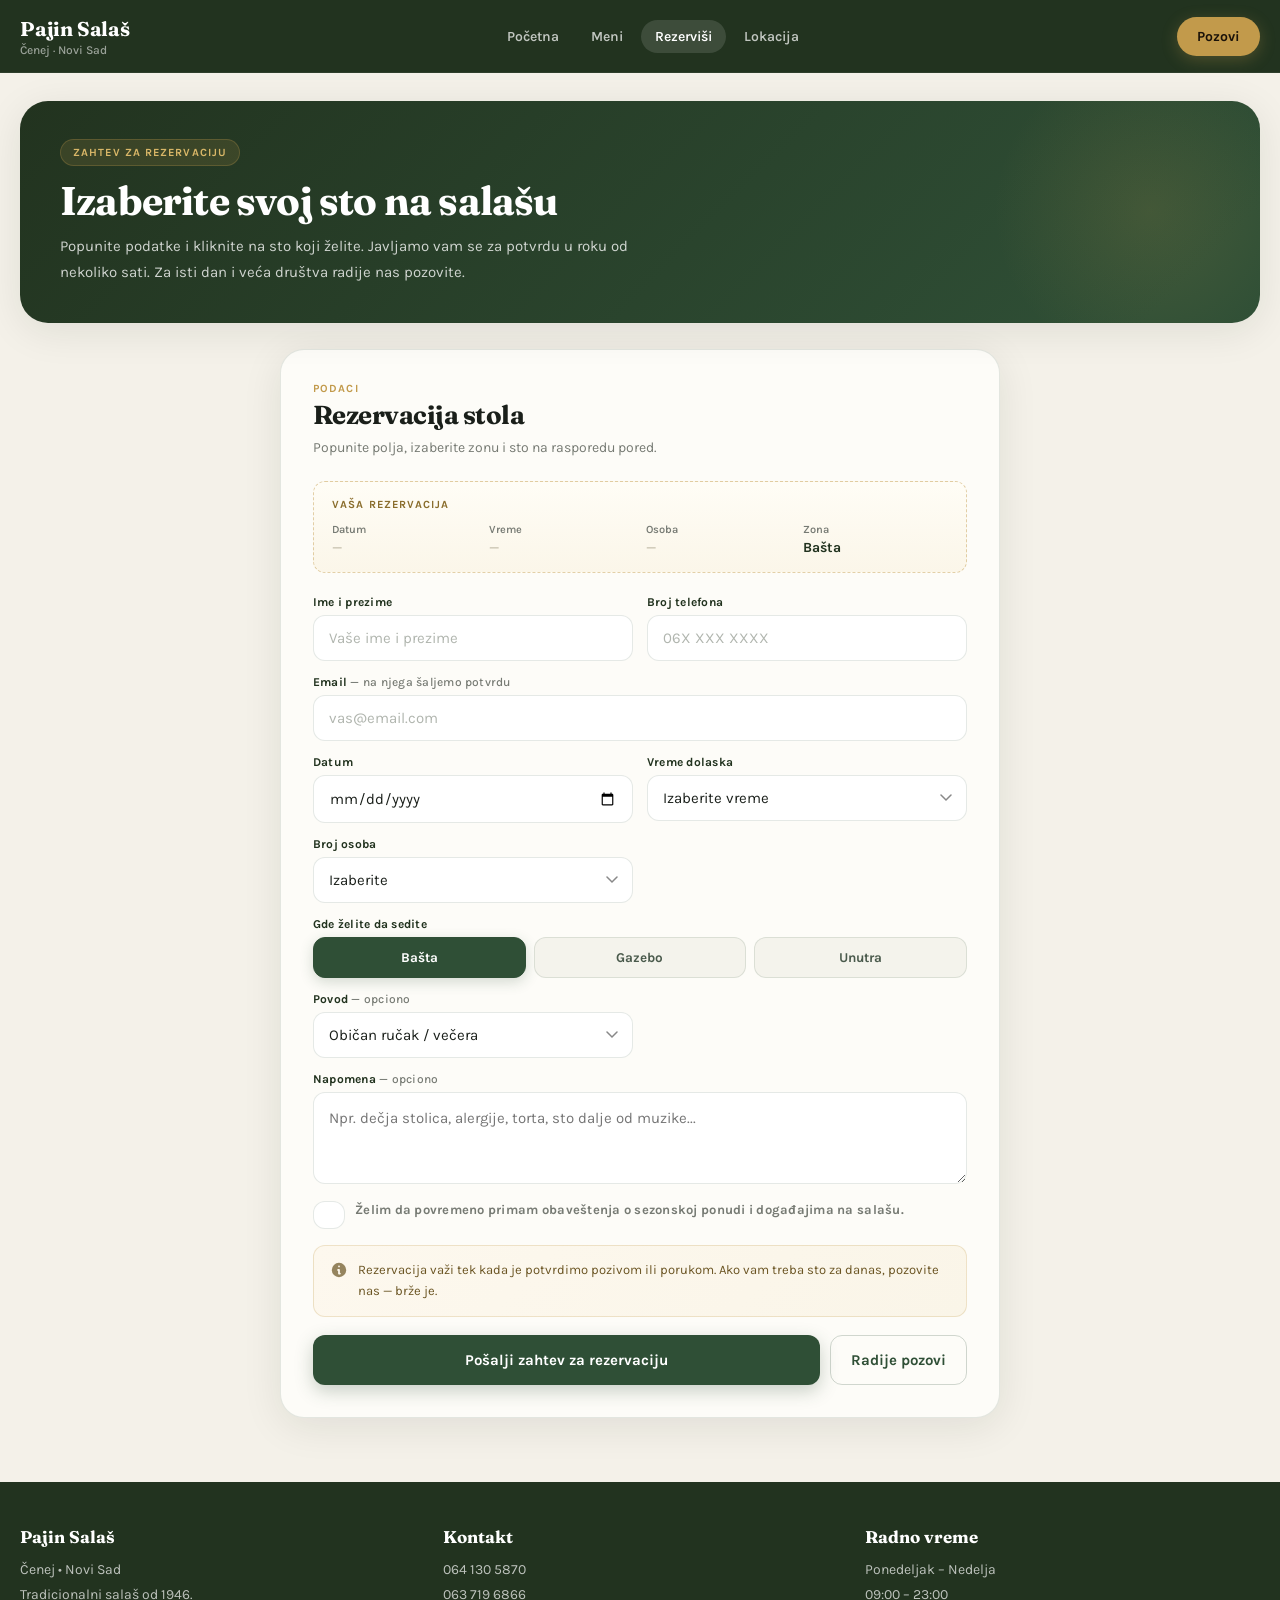
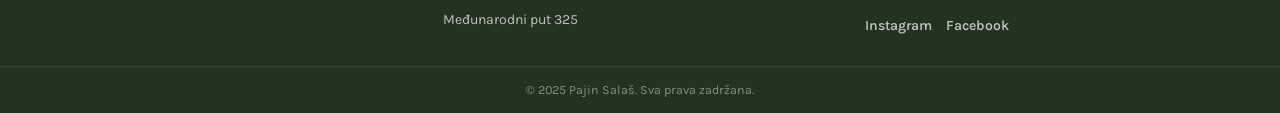
<file: rezervacije.html>
<!DOCTYPE html>
<html lang="sr">
<head>
  <meta charset="UTF-8" />
  <meta name="viewport" content="width=device-width, initial-scale=1.0" />
  <title>Rezervacija stola | Pajin Salaš — Čenej, Novi Sad</title>
  <meta name="description" content="Rezervišite sto na Pajinom Salašu na Čeneju kod Novog Sada. Izaberite zonu i konkretan sto na vizuelnom rasporedu ili pozovite 064 130 5870.">
  <link rel="icon" href="logo.jpg">
  <link rel="preconnect" href="https://fonts.googleapis.com">
  <link rel="preconnect" href="https://fonts.gstatic.com" crossorigin>
  <link href="https://fonts.googleapis.com/css2?family=Fraunces:opsz,wght@9..144,600;9..144,700&family=Karla:wght@400;500;600;700&display=swap" rel="stylesheet">

  <style>
    /* ============================================================
       PAJIN SALAŠ — REZERVACIJA
       Paleta: njiva, žito, hartija. Ista kao ostatak sajta.
       ============================================================ */
    :root{
      --field-dark:#22331f;      /* tamna njiva */
      --field:#2f4f36;           /* zelena */
      --field-light:#3d6446;
      --wheat:#c29a4b;           /* žito / zlatna */
      --wheat-light:#d9b768;
      --paprika:#b3341f;         /* akcent za akciju */
      --paper:#f4f1e9;
      --panel:#fdfcf8;
      --ink:#1a1f1a;
      --muted:#767a73;
      --line:rgba(47,79,54,.12);
      --shadow:0 8px 40px rgba(21,31,24,.09);
      --shadow-lift:0 14px 44px rgba(21,31,24,.16);
      --r-xl:24px; --r-lg:18px; --r-md:12px;
      --container:1320px;
    }

    *{box-sizing:border-box;margin:0;padding:0}
    html{scroll-behavior:smooth}
    body{
      font-family:'Karla', ui-sans-serif, system-ui, sans-serif;
      background:var(--paper);
      color:var(--ink);
      min-height:100vh;
      padding-bottom:0;
    }
    button,input,select,textarea{font:inherit}
    a{text-decoration:none;color:inherit}

    .container{width:min(var(--container), calc(100% - 40px));margin:0 auto;}

    a:focus-visible, button:focus-visible, input:focus-visible,
    select:focus-visible, textarea:focus-visible{
      outline:3px solid var(--wheat);
      outline-offset:2px;
      border-radius:8px;
    }

    /* ---------- Header ---------- */
    .topbar{
      position:sticky;top:0;z-index:50;
      background:var(--field-dark);
      border-bottom:1px solid rgba(255,255,255,.06);
    }
    .topbar__inner{min-height:72px;display:flex;align-items:center;justify-content:space-between;gap:20px;}
    .brand__title{font-family:'Fraunces',Georgia,serif;color:#fff;font-weight:700;font-size:20px;letter-spacing:-.01em;}
    .brand__subtitle{color:rgba(255,255,255,.55);font-size:12px;font-weight:500;margin-top:2px;}

    .topnav{display:flex;gap:4px;}
    .topnav a{
      color:rgba(255,255,255,.72);font-size:14px;font-weight:600;
      padding:8px 14px;border-radius:999px;transition:.18s ease;
    }
    .topnav a:hover{color:#fff;background:rgba(255,255,255,.07);}
    .topnav a[aria-current="page"]{color:#fff;background:rgba(255,255,255,.12);}

    .btn{
      display:inline-flex;align-items:center;justify-content:center;gap:8px;
      border:none;cursor:pointer;border-radius:999px;
      padding:11px 20px;font-size:14px;font-weight:700;transition:.18s ease;
    }
    .btn--gold{background:var(--wheat);color:#1a1209;box-shadow:0 4px 16px rgba(194,154,75,.28);}
    .btn--gold:hover{filter:brightness(1.06);transform:translateY(-1px);}

    /* ---------- Hero ---------- */
    .hero{padding:28px 0 18px;}
    .hero__card{
      position:relative;overflow:hidden;border-radius:28px;padding:38px 40px;
      background:linear-gradient(135deg,var(--field-dark),var(--field) 92%);
      color:#fff;box-shadow:var(--shadow);
    }
    .hero__card::after{
      content:"";position:absolute;right:-60px;top:-60px;width:340px;height:340px;
      border-radius:50%;background:radial-gradient(circle,rgba(194,154,75,.14),transparent 65%);
      pointer-events:none;
    }
    .eyebrow{
      display:inline-flex;align-items:center;gap:6px;padding:6px 12px;
      border-radius:999px;background:rgba(194,154,75,.15);border:1px solid rgba(194,154,75,.25);
      font-size:11px;font-weight:700;text-transform:uppercase;letter-spacing:.1em;
      color:var(--wheat-light);margin-bottom:14px;
    }
    .hero h1{
      font-family:'Fraunces',Georgia,serif;font-size:clamp(28px,4.4vw,40px);
      line-height:1.06;letter-spacing:-.02em;margin-bottom:12px;
    }
    .hero p{font-size:15px;line-height:1.7;color:rgba(255,255,255,.78);max-width:600px;}

    /* ---------- Layout ---------- */
    .main{padding:8px 0 64px;}
    .booking-layout{max-width:720px;margin:0 auto;}

    .card{
      background:var(--panel);border:1px solid var(--line);
      border-radius:var(--r-xl);box-shadow:var(--shadow);padding:32px;
    }

    .kicker{
      font-size:11px;font-weight:700;letter-spacing:.1em;text-transform:uppercase;
      color:var(--wheat);margin-bottom:6px;display:block;
    }
    .card h2, .card h3{
      font-family:'Fraunces',Georgia,serif;letter-spacing:-.02em;color:var(--ink);
    }
    .card h2{font-size:26px;line-height:1.1;margin-bottom:6px;}
    .card h3{font-size:22px;margin-bottom:6px;}
    .lede{color:var(--muted);font-size:14px;line-height:1.65;margin-bottom:22px;}

    .divider{height:1px;background:var(--line);margin:20px 0;}

    /* ---------- Rezervacioni listić (signature) ---------- */
    .slip{
      background:linear-gradient(180deg,#fffdf6,#fbf6e9);
      border:1.5px dashed rgba(194,154,75,.45);
      border-radius:var(--r-md);
      padding:16px 18px;margin-bottom:22px;
    }
    .slip__title{
      font-size:11px;font-weight:700;letter-spacing:.1em;text-transform:uppercase;
      color:#8a6d2c;margin-bottom:12px;
    }
    .slip__rows{display:grid;grid-template-columns:repeat(auto-fit,minmax(84px,1fr));gap:12px;}
    .slip__row dt{font-size:11px;color:var(--muted);font-weight:600;margin-bottom:3px;}
    .slip__row dd{font-size:14px;font-weight:700;color:var(--field-dark);}
    .slip__row dd.is-empty{color:#c3bda9;font-weight:500;}

    /* ---------- Forma ---------- */
    .form-grid{display:grid;grid-template-columns:1fr 1fr;gap:14px;}
    .field{display:flex;flex-direction:column;gap:6px;}
    .field--full{grid-column:1 / -1;}

    label{font-size:12px;font-weight:700;color:var(--field-dark);letter-spacing:.02em;}
    .label-hint{font-weight:500;color:var(--muted);}

    input, select, textarea{
      width:100%;border:1.5px solid var(--line);background:#fff;
      color:var(--ink);border-radius:var(--r-md);padding:13px 15px;
      outline:none;font-size:15px;transition:.18s ease;
      appearance:none;-webkit-appearance:none;
    }
    input::placeholder{color:#b0b5ae;}
    input:focus,select:focus,textarea:focus{
      border-color:var(--wheat);box-shadow:0 0 0 3px rgba(194,154,75,.16);background:#fffdf7;
    }
    input:hover:not(:focus),select:hover:not(:focus),textarea:hover:not(:focus){border-color:rgba(47,79,54,.24);}
    select{
      background-image:url("data:image/svg+xml,%3Csvg xmlns='http://www.w3.org/2000/svg' width='12' height='8' viewBox='0 0 12 8'%3E%3Cpath d='M1 1l5 5 5-5' stroke='%23888' stroke-width='1.5' fill='none' stroke-linecap='round'/%3E%3C/svg%3E");
      background-repeat:no-repeat;background-position:right 14px center;
      padding-right:36px;cursor:pointer;
    }
    textarea{min-height:92px;resize:vertical;line-height:1.6;}

    .honey{position:absolute;left:-9999px;opacity:0;height:0;width:0;}

    .consent{
      display:flex;gap:10px;align-items:flex-start;margin-top:16px;
      font-size:13px;line-height:1.55;color:var(--muted);cursor:pointer;
    }
    .consent input{width:18px;height:18px;flex-shrink:0;margin-top:1px;accent-color:var(--field);}

    .note{
      display:flex;gap:10px;align-items:flex-start;margin-top:16px;
      border:1px solid rgba(194,154,75,.24);
      background:linear-gradient(135deg,#fdf8ee,#faf5e8);
      color:#6a5422;padding:14px 16px;border-radius:var(--r-md);
      font-size:13px;line-height:1.6;
    }
    .note svg{flex-shrink:0;width:18px;height:18px;margin-top:1px;opacity:.7;}

    .actions{display:flex;gap:10px;flex-wrap:wrap;margin-top:18px;}
    .btn--primary{
      background:var(--field);color:#fff;padding:15px 24px;font-size:15px;
      border-radius:var(--r-md);box-shadow:0 6px 18px rgba(47,79,54,.26);flex:1;min-width:180px;
    }
    .btn--primary:hover{background:var(--field-light);transform:translateY(-1px);}
    .btn--outline{
      background:transparent;color:var(--field);
      border:1.5px solid rgba(47,79,54,.22);padding:15px 20px;
      font-size:15px;border-radius:var(--r-md);
    }
    .btn--outline:hover{background:rgba(47,79,54,.05);border-color:var(--field);}

    /* ---------- Mapa stolova ---------- */
    .map-head{margin-bottom:16px;}
    .map-head p{color:var(--muted);font-size:13px;line-height:1.6;}

    .zone-tabs{display:grid;grid-template-columns:repeat(3,1fr);gap:8px;}
    .zone-tab{
      border:1.5px solid var(--line);border-radius:var(--r-md);
      padding:12px 14px;background:#f4f3ec;color:#4a5a4c;
      font-size:13.5px;font-weight:700;cursor:pointer;transition:.18s ease;
      display:flex;flex-direction:column;gap:2px;align-items:center;
    }
    .zone-tab small{font-weight:500;font-size:11px;opacity:.75;}
    .zone-tab:hover:not(.active){background:#ecebe2;}
    .zone-tab.active{
      background:var(--field);color:#fff;border-color:var(--field);
      box-shadow:0 4px 14px rgba(47,79,54,.2);
    }


    /* ---------- Footer ---------- */
    .site-footer{background:var(--field-dark);color:rgba(255,255,255,.7);padding:44px 0 0;}
    .site-footer__inner{display:grid;grid-template-columns:repeat(3,1fr);gap:28px;padding-bottom:32px;}
    .site-footer h4{font-family:'Fraunces',Georgia,serif;color:#fff;font-size:17px;margin-bottom:10px;}
    .site-footer p{font-size:14px;line-height:1.8;}
    .site-footer a:hover{color:var(--wheat-light);}
    .footer-social{display:flex;gap:14px;margin-top:10px;font-weight:600;font-size:14px;}
    .footer-bottom{
      border-top:1px solid rgba(255,255,255,.09);
      padding:16px 0;text-align:center;font-size:12.5px;color:rgba(255,255,255,.45);
    }

    /* ---------- Mobilna traka ---------- */
    .mobile-bar{
      position:fixed;left:0;right:0;bottom:0;z-index:60;display:none;gap:10px;
      padding:10px 14px calc(10px + env(safe-area-inset-bottom));
      background:rgba(244,241,233,.97);backdrop-filter:blur(10px);
      border-top:1px solid var(--line);
    }
    .mobile-bar .btn{flex:1;padding:14px 12px;border-radius:var(--r-md);}

    @media (max-width:760px){
      .topnav{display:none;}
      .site-footer__inner{grid-template-columns:1fr;gap:22px;}
    }
    @media (max-width:600px){
      .container{width:min(var(--container),calc(100% - 24px));}
      .hero__card{padding:26px 20px;}
      .card{padding:22px 18px;}
      .form-grid{grid-template-columns:1fr;}
      .zone-tabs{grid-template-columns:1fr;}
      .mobile-bar{display:flex;}
      body{padding-bottom:82px;}
      .actions .btn--outline{display:none;}
    }
    @media (prefers-reduced-motion:reduce){
      html{scroll-behavior:auto;}
      *{transition:none !important;}
    }
  </style>
</head>
<body>

<header class="topbar">
  <div class="container topbar__inner">
    <div class="brand">
      <div class="brand__title">Pajin Salaš</div>
      <div class="brand__subtitle">Čenej · Novi Sad</div>
    </div>

    <nav class="topnav" aria-label="Glavna navigacija">
      <a href="index.html">Početna</a>
      <a href="meni.html">Meni</a>
      <a href="rezervacije.html" aria-current="page">Rezerviši</a>
      <a href="index.html#lokacija">Lokacija</a>
    </nav>

    <a href="tel:+381641305870" class="btn btn--gold">Pozovi</a>
  </div>
</header>

<section class="hero">
  <div class="container">
    <div class="hero__card">
      <div class="eyebrow">Zahtev za rezervaciju</div>
      <h1>Izaberite svoj sto na salašu</h1>
      <p>Popunite podatke i kliknite na sto koji želite. Javljamo vam se za potvrdu u roku od nekoliko sati. Za isti dan i veća društva radije nas pozovite.</p>
    </div>
  </div>
</section>

<main class="main">
  <div class="container">
    <div class="booking-layout">

      <!-- ============ FORMA ============ -->
      <section class="card">
        <span class="kicker">Podaci</span>
        <h2>Rezervacija stola</h2>
        <p class="lede">Popunite polja, izaberite zonu i sto na rasporedu pored.</p>

        <!-- Signature: rezervacioni listić koji se popunjava uživo -->
        <div class="slip" aria-live="polite">
          <div class="slip__title">Vaša rezervacija</div>
          <dl class="slip__rows">
            <div class="slip__row"><dt>Datum</dt><dd id="slip-datum" class="is-empty">—</dd></div>
            <div class="slip__row"><dt>Vreme</dt><dd id="slip-vreme" class="is-empty">—</dd></div>
            <div class="slip__row"><dt>Osoba</dt><dd id="slip-osoba" class="is-empty">—</dd></div>
            <div class="slip__row"><dt>Zona</dt><dd id="slip-zona">Bašta</dd></div>
          </dl>
        </div>

        <form id="rezervacija-forma" action="https://formsubmit.co/rezervacije.pajinsalas@gmail.com" method="POST">
          <!-- FormSubmit podešavanja -->
          <input type="hidden" name="_captcha" value="false">
          <input type="hidden" name="_template" value="table">
          <input type="hidden" name="_subject" value="Nova rezervacija — Pajin Salaš">
          <!-- Zamka za botove: ljudi ovo polje ne vide -->
          <input type="text" name="_honey" class="honey" tabindex="-1" autocomplete="off" aria-hidden="true">

          <input type="hidden" name="zona" id="zona" value="Bašta">

          <div class="form-grid">
            <div class="field">
              <label for="ime">Ime i prezime</label>
              <input id="ime" type="text" name="ime" placeholder="Vaše ime i prezime" autocomplete="name" required>
            </div>

            <div class="field">
              <label for="telefon">Broj telefona</label>
              <input id="telefon" type="tel" name="telefon" placeholder="06X XXX XXXX" autocomplete="tel"
                     pattern="[0-9 +\-\(\)]{9,20}" title="Unesite broj telefona, npr. 064 123 4567" required>
            </div>

            <div class="field field--full">
              <label for="email">Email <span class="label-hint">— na njega šaljemo potvrdu</span></label>
              <input id="email" type="email" name="email" placeholder="vas@email.com" autocomplete="email" required>
            </div>

            <div class="field">
              <label for="datum">Datum</label>
              <input id="datum" type="date" name="datum" required>
            </div>

            <div class="field">
              <label for="vreme">Vreme dolaska</label>
              <select id="vreme" name="vreme" required>
                <option value="">Izaberite vreme</option>
                <option>10:00</option><option>10:30</option>
                <option>11:00</option><option>11:30</option>
                <option>12:00</option><option>12:30</option>
                <option>13:00</option><option>13:30</option>
                <option>14:00</option><option>14:30</option>
                <option>15:00</option><option>15:30</option>
                <option>16:00</option><option>16:30</option>
                <option>17:00</option><option>17:30</option>
                <option>18:00</option><option>18:30</option>
                <option>19:00</option><option>19:30</option>
                <option>20:00</option><option>20:30</option>
                <option>21:00</option>
              </select>
            </div>

            <div class="field">
              <label for="broj_osoba">Broj osoba</label>
              <select id="broj_osoba" name="broj_osoba" required>
                <option value="">Izaberite</option>
                <option value="2">2 osobe</option>
                <option value="3">3 osobe</option>
                <option value="4">4 osobe</option>
                <option value="5">5 osoba</option>
                <option value="6">6 osoba</option>
                <option value="7">7 osoba</option>
                <option value="8">8 osoba</option>
                <option value="9">9 i više osoba</option>
              </select>
            </div>

            <div class="field field--full">
              <label>Gde želite da sedite</label>
              <div class="zone-tabs" role="group" aria-label="Zona salaša">
                <button class="zone-tab active" type="button" data-zone="basta">Bašta</button>
                <button class="zone-tab" type="button" data-zone="gazebo">Gazebo</button>
                <button class="zone-tab" type="button" data-zone="unutra">Unutra</button>
              </div>
            </div>

            <div class="field">
              <label for="povod">Povod <span class="label-hint">— opciono</span></label>
              <select id="povod" name="povod">
                <option value="">Običan ručak / večera</option>
                <option>Rođendan</option>
                <option>Godišnjica</option>
                <option>Krštenje / slava</option>
                <option>Poslovni ručak</option>
                <option>Porodično okupljanje</option>
                <option>Drugo</option>
              </select>
            </div>

            <div class="field field--full">
              <label for="napomena">Napomena <span class="label-hint">— opciono</span></label>
              <textarea id="napomena" name="napomena" placeholder="Npr. dečja stolica, alergije, torta, sto dalje od muzike..."></textarea>
            </div>
          </div>

          <label class="consent">
            <input type="checkbox" name="obavestenja" value="Da">
            <span>Želim da povremeno primam obaveštenja o sezonskoj ponudi i događajima na salašu.</span>
          </label>

          <div class="note">
            <svg viewBox="0 0 20 20" fill="currentColor" aria-hidden="true">
              <path fill-rule="evenodd" d="M18 10a8 8 0 11-16 0 8 8 0 0116 0zm-7-4a1 1 0 11-2 0 1 1 0 012 0zM9 9a1 1 0 000 2v3a1 1 0 001 1h1a1 1 0 100-2v-3a1 1 0 00-1-1H9z" clip-rule="evenodd"/>
            </svg>
            Rezervacija važi tek kada je potvrdimo pozivom ili porukom. Ako vam treba sto za danas, pozovite nas — brže je.
          </div>

          <div class="actions">
            <button class="btn btn--primary" type="submit">Pošalji zahtev za rezervaciju</button>
            <a class="btn btn--outline" href="tel:+381641305870">Radije pozovi</a>
          </div>
        </form>
      </section>


    </div>
  </div>
</main>

<footer class="site-footer">
  <div class="container site-footer__inner">
    <div>
      <h4>Pajin Salaš</h4>
      <p>Čenej • Novi Sad<br>Tradicionalni salaš od 1946.</p>
    </div>
    <div>
      <h4>Kontakt</h4>
      <p>
        <a href="tel:+381641305870">064 130 5870</a><br>
        <a href="tel:+381637196866">063 719 6866</a><br>
        Međunarodni put 325
      </p>
    </div>
    <div>
      <h4>Radno vreme</h4>
      <p>Ponedeljak – Nedelja<br>09:00 – 23:00</p>
      <div class="footer-social">
        <a href="https://www.instagram.com/pajinsalas/" target="_blank" rel="noopener">Instagram</a>
        <a href="https://www.facebook.com/pajinsalas" target="_blank" rel="noopener">Facebook</a>
      </div>
    </div>
  </div>
  <div class="footer-bottom">© 2025 Pajin Salaš. Sva prava zadržana.</div>
</footer>

<div class="mobile-bar">
  <a class="btn btn--outline" href="tel:+381641305870">Pozovi</a>
  <button class="btn btn--primary" type="submit" form="rezervacija-forma">Pošalji zahtev</button>
</div>

<script>
(function () {
  var ZONE_LABELS = { unutra: 'Unutra', basta: 'Bašta', gazebo: 'Gazebo' };

  var tabs      = document.querySelectorAll('.zone-tab');
  var zonaInput = document.getElementById('zona');
  var osobaSel  = document.getElementById('broj_osoba');
  var datumInp  = document.getElementById('datum');
  var vremeSel  = document.getElementById('vreme');

  function setSlip(id, value) {
    var el = document.getElementById(id);
    if (!el) return;
    el.textContent = value || '—';
    el.classList.toggle('is-empty', !value);
  }

  function formatDatum(v) {
    if (!v) return '';
    var d = v.split('-');
    return d[2] + '.' + d[1] + '.';
  }

  tabs.forEach(function (t) {
    t.addEventListener('click', function () {
      tabs.forEach(function (x) { x.classList.remove('active'); });
      t.classList.add('active');
      zonaInput.value = ZONE_LABELS[t.dataset.zone];
      setSlip('slip-zona', ZONE_LABELS[t.dataset.zone]);
    });
  });

  osobaSel.addEventListener('change', function () {
    var n = osobaSel.value;
    setSlip('slip-osoba', n ? (n === '9' ? '9+' : n) : '');
  });

  datumInp.addEventListener('change', function () { setSlip('slip-datum', formatDatum(datumInp.value)); });
  vremeSel.addEventListener('change', function () { setSlip('slip-vreme', vremeSel.value); });

  var today = new Date();
  datumInp.min = today.getFullYear() + '-' +
                 String(today.getMonth() + 1).padStart(2, '0') + '-' +
                 String(today.getDate()).padStart(2, '0');
})();
</script>

</body>
</html>
</file>
